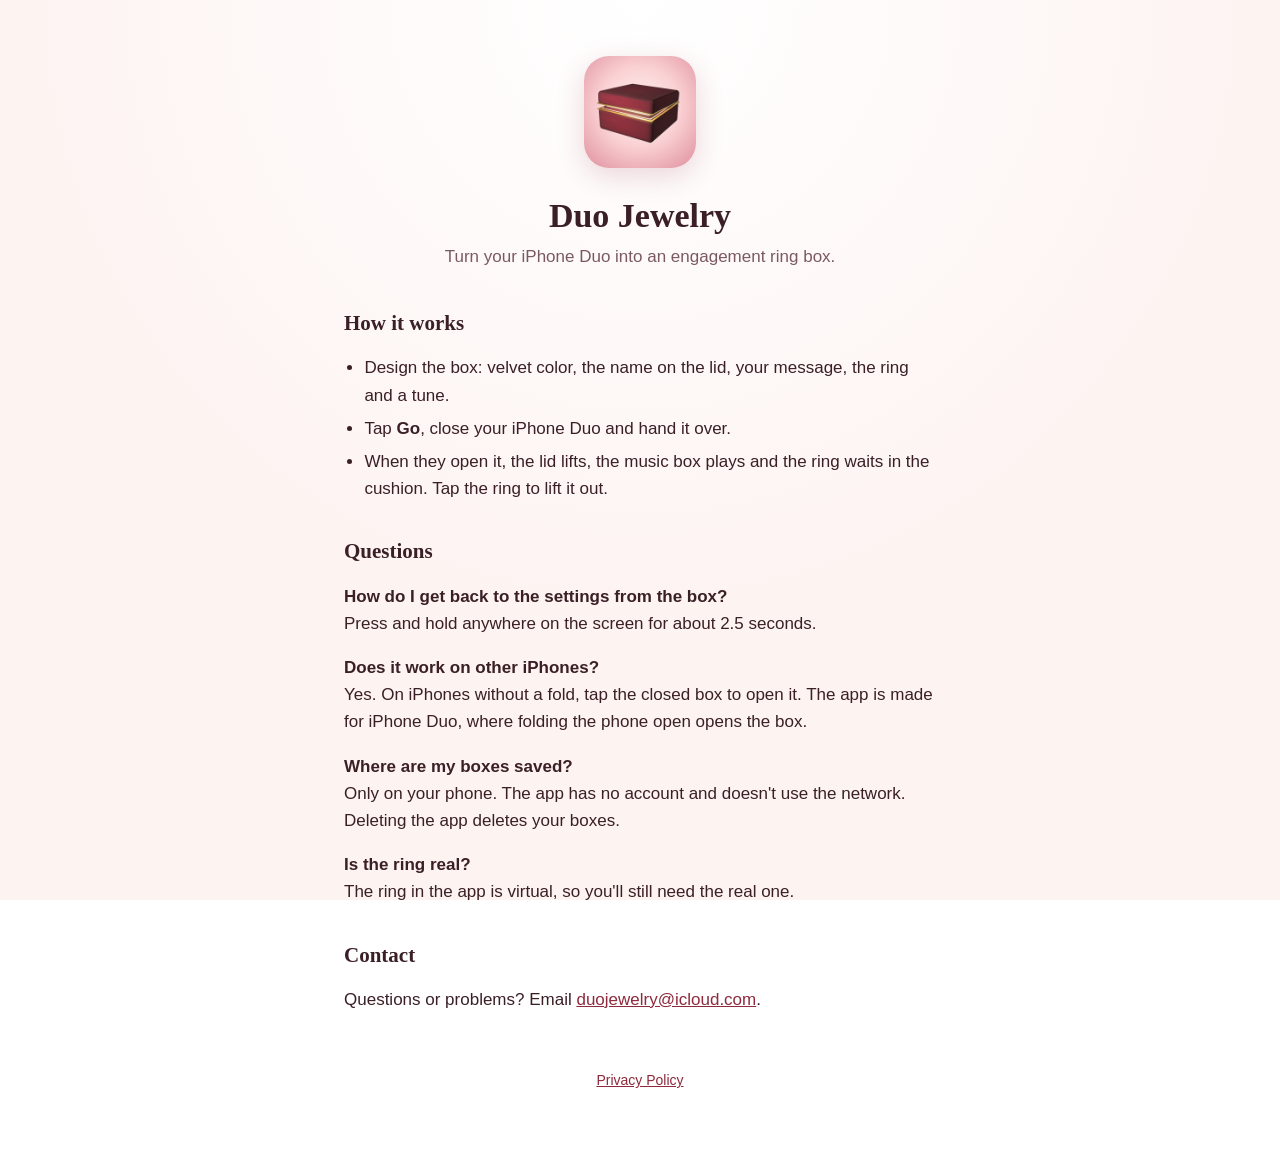
<file: index.html>
<!DOCTYPE html>
<html lang="en">
<head>
<meta charset="utf-8">
<meta name="viewport" content="width=device-width, initial-scale=1">
<title>Duo Jewelry · Support</title>
<meta name="description" content="Duo Jewelry turns your iPhone Duo into an engagement ring box.">
<link rel="stylesheet" href="style.css">
<link rel="icon" href="icon.png">
</head>
<body>
<main>
  <header>
    <img src="icon.png" alt="Duo Jewelry icon">
    <h1>Duo Jewelry</h1>
    <p class="tagline">Turn your iPhone Duo into an engagement ring box.</p>
  </header>

  <h2>How it works</h2>
  <ul>
    <li>Design the box: velvet color, the name on the lid, your message, the ring and a tune.</li>
    <li>Tap <strong>Go</strong>, close your iPhone Duo and hand it over.</li>
    <li>When they open it, the lid lifts, the music box plays and the ring waits in the cushion. Tap the ring to lift it out.</li>
  </ul>

  <h2>Questions</h2>
  <p><strong>How do I get back to the settings from the box?</strong><br>
    Press and hold anywhere on the screen for about 2.5 seconds.</p>
  <p><strong>Does it work on other iPhones?</strong><br>
    Yes. On iPhones without a fold, tap the closed box to open it. The app is made for iPhone Duo, where folding the phone open opens the box.</p>
  <p><strong>Where are my boxes saved?</strong><br>
    Only on your phone. The app has no account and doesn't use the network. Deleting the app deletes your boxes.</p>
  <p><strong>Is the ring real?</strong><br>
    The ring in the app is virtual, so you'll still need the real one.</p>

  <h2>Contact</h2>
  <p>Questions or problems? Email <a href="mailto:duojewelry@icloud.com">duojewelry@icloud.com</a>.</p>

  <footer><a href="privacy/">Privacy Policy</a></footer>
</main>
</body>
</html>
</file>
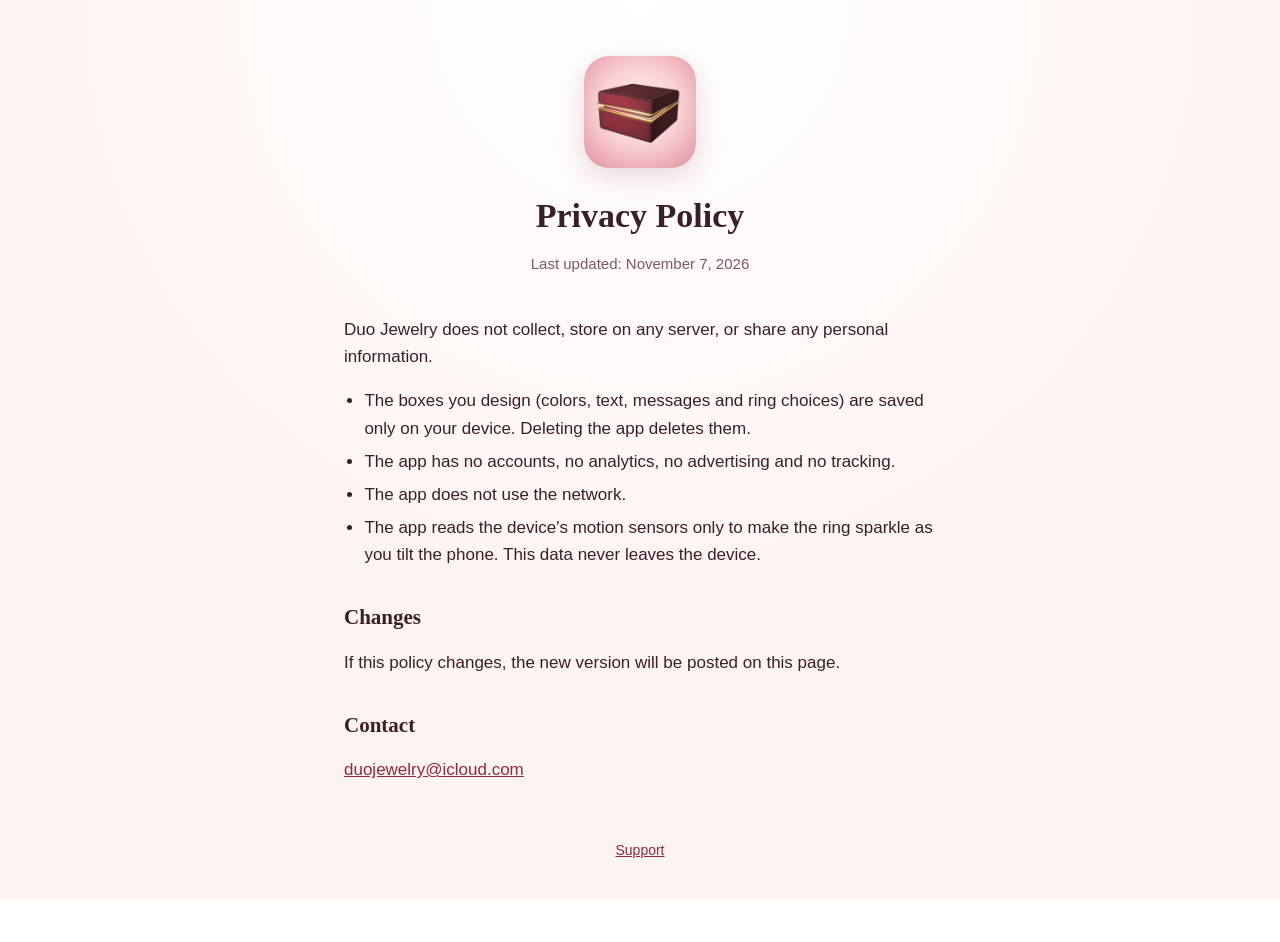
<file: privacy/index.html>
<!DOCTYPE html>
<html lang="en">
<head>
<meta charset="utf-8">
<meta name="viewport" content="width=device-width, initial-scale=1">
<title>Privacy Policy · Duo Jewelry</title>
<link rel="stylesheet" href="../style.css">
<link rel="icon" href="../icon.png">
</head>
<body>
<main>
  <header>
    <a href="../"><img src="../icon.png" alt="Duo Jewelry icon"></a>
    <h1>Privacy Policy</h1>
    <p class="updated">Last updated: November 7, 2026</p>
  </header>

  <p>Duo Jewelry does not collect, store on any server, or share any personal information.</p>
  <ul>
    <li>The boxes you design (colors, text, messages and ring choices) are saved only on your device. Deleting the app deletes them.</li>
    <li>The app has no accounts, no analytics, no advertising and no tracking.</li>
    <li>The app does not use the network.</li>
    <li>The app reads the device's motion sensors only to make the ring sparkle as you tilt the phone. This data never leaves the device.</li>
  </ul>

  <h2>Changes</h2>
  <p>If this policy changes, the new version will be posted on this page.</p>

  <h2>Contact</h2>
  <p><a href="mailto:duojewelry@icloud.com">duojewelry@icloud.com</a></p>

  <footer><a href="../">Support</a></footer>
</main>
</body>
</html>
</file>
<file: style.css>
:root {
  --ink: #3a2026;
  --soft: #7a5a60;
  --rose: #8e2a3c;
  --bg: #fdf3f1;
}
* { box-sizing: border-box; }
body {
  margin: 0;
  font: 17px/1.6 -apple-system, BlinkMacSystemFont, "Helvetica Neue", sans-serif;
  color: var(--ink);
  background: radial-gradient(circle at 50% 0, #fff 0, var(--bg) 60%) fixed;
}
main { max-width: 640px; margin: 0 auto; padding: 56px 24px 80px; }
header { text-align: center; margin-bottom: 40px; }
header img { width: 112px; height: 112px; border-radius: 25px; box-shadow: 0 8px 28px rgba(142, 42, 60, .18); }
h1 { font: 600 34px/1.2 "New York", Georgia, serif; margin: 20px 0 6px; }
h2 { font: 600 21px/1.3 "New York", Georgia, serif; margin: 36px 0 8px; }
.tagline { color: var(--soft); margin: 0; }
a { color: var(--rose); }
ul { padding-left: 1.2em; }
li { margin: 6px 0; }
.updated { color: var(--soft); font-size: 15px; }
footer { margin-top: 56px; text-align: center; font-size: 14px; color: var(--soft); }
footer a { margin: 0 10px; }
</file>
